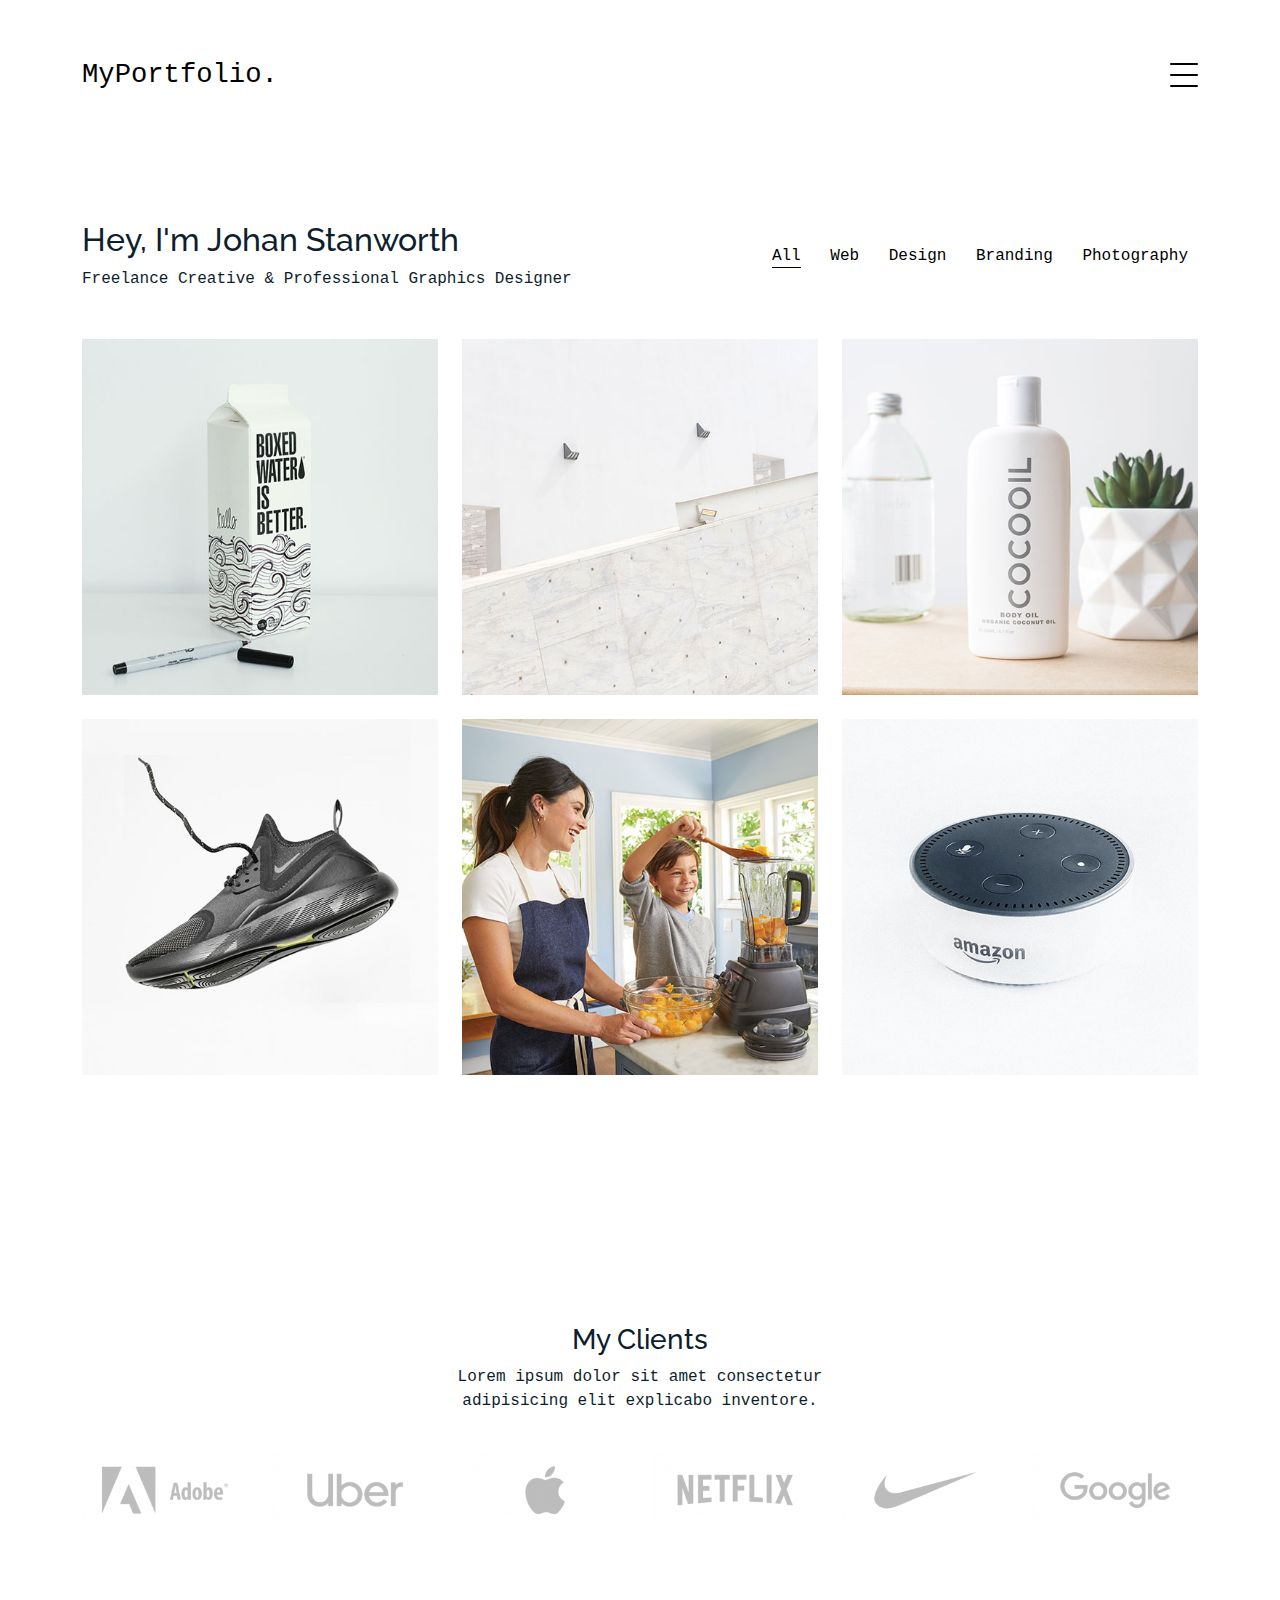
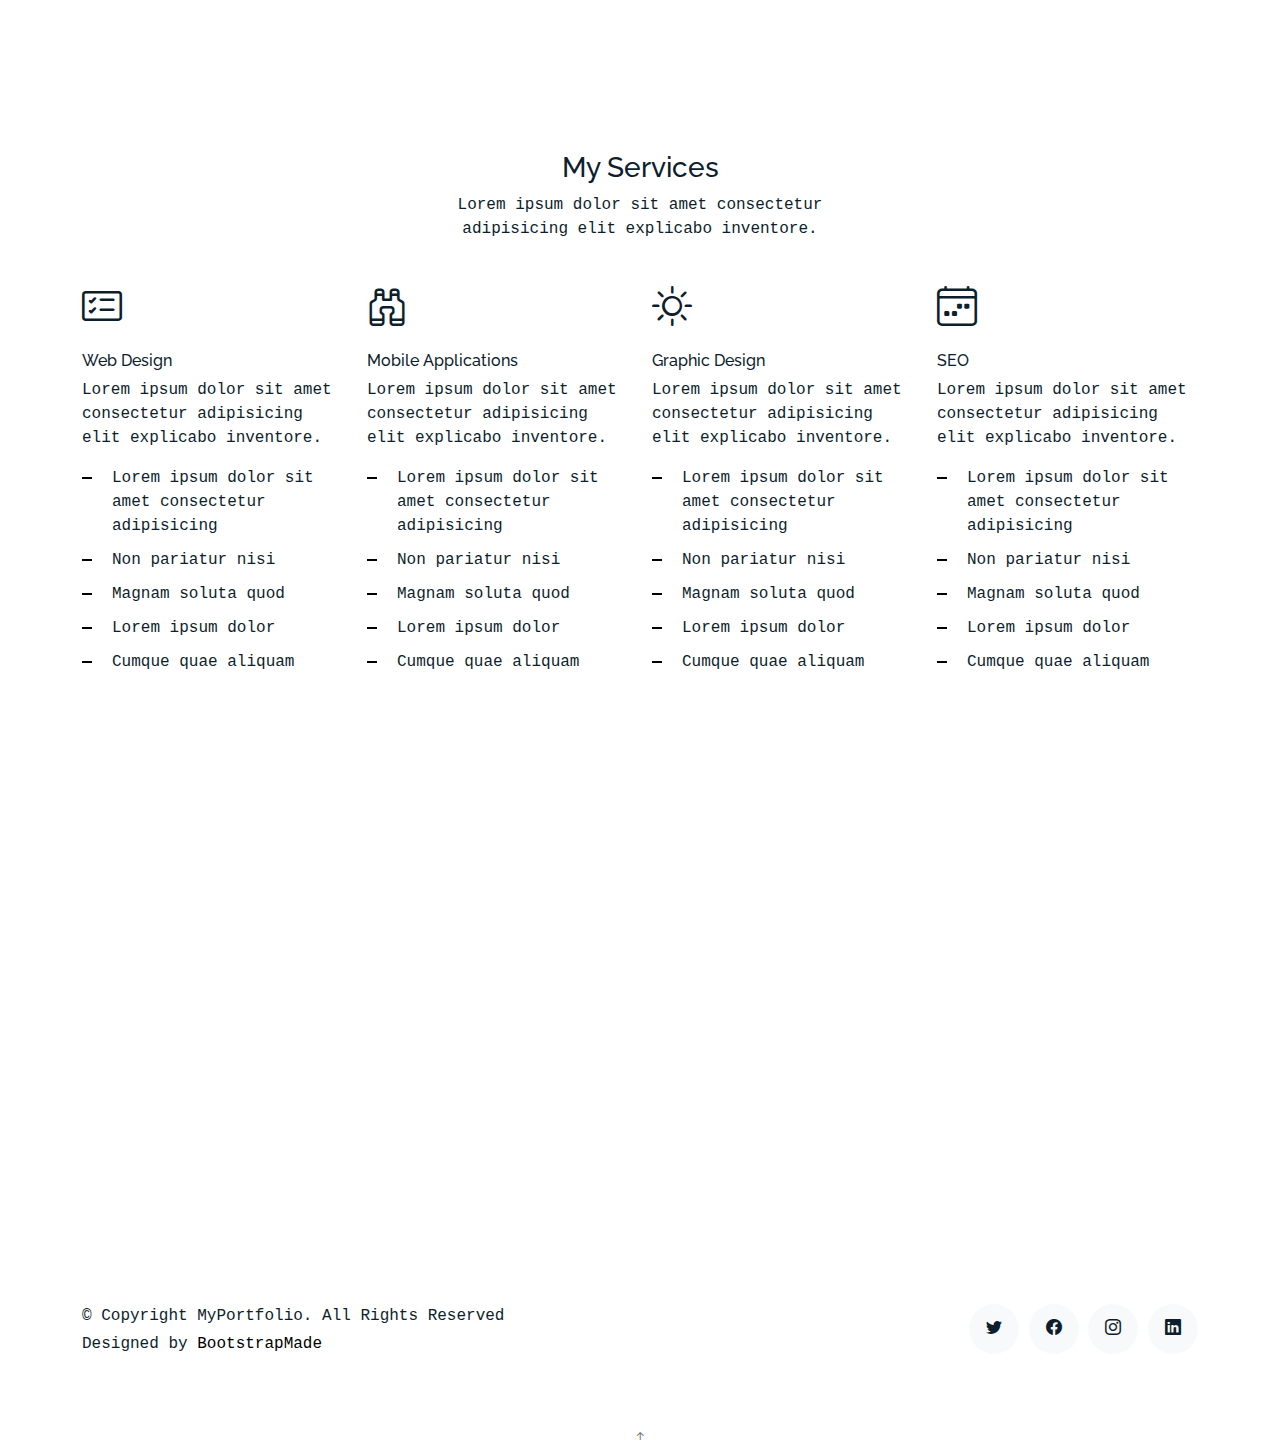
<file: example/MyPortfolio/index.html>
<!DOCTYPE html>
<html lang="en">

<head>
  <meta charset="utf-8">
  <meta content="width=device-width, initial-scale=1.0" name="viewport">

  <title>MyPortfolio Bootstrap Template - Index</title>
  <meta content="" name="description">
  <meta content="" name="keywords">

  <!-- Favicons -->
  <link href="assets/img/favicon.png" rel="icon">
  <link href="assets/img/apple-touch-icon.png" rel="apple-touch-icon">

  <!-- Google Fonts -->
  <link href="https://fonts.googleapis.com/css?family=https://fonts.googleapis.com/css?family=Inconsolata:400,500,600,700|Raleway:400,400i,500,500i,600,600i,700,700i" rel="stylesheet">

  <!-- Vendor CSS Files -->
  <link href="assets/vendor/aos/aos.css" rel="stylesheet">
  <link href="assets/vendor/bootstrap/css/bootstrap.min.css" rel="stylesheet">
  <link href="assets/vendor/bootstrap-icons/bootstrap-icons.css" rel="stylesheet">
  <link href="assets/vendor/swiper/swiper-bundle.min.css" rel="stylesheet">

  <!-- Template Main CSS File -->
  <link href="assets/css/style.css" rel="stylesheet">

  <!-- =======================================================
  * Template Name: MyPortfolio
  * Updated: May 30 2023 with Bootstrap v5.3.0
  * Template URL: https://bootstrapmade.com/myportfolio-bootstrap-portfolio-website-template/
  * Author: BootstrapMade.com
  * License: https://bootstrapmade.com/license/
  ======================================================== -->
</head>

<body>

  <!-- ======= Navbar ======= -->
  <div class="collapse navbar-collapse custom-navmenu" id="main-navbar">
    <div class="container py-2 py-md-5">
      <div class="row align-items-start">
        <div class="col-md-2">
          <ul class="custom-menu">
            <li class="active"><a href="index.html">Home</a></li>
            <li><a href="about.html">About Me</a></li>
            <li><a href="services.html">Services</a></li>
            <li><a href="works.html">Works</a></li>
            <li><a href="contact.html">Contact</a></li>
          </ul>
        </div>
        <div class="col-md-6 d-none d-md-block  mr-auto">
          <div class="tweet d-flex">
            <span class="bi bi-twitter text-white mt-2 mr-3"></span>
            <div>
              <p><em>Lorem ipsum dolor sit amet consectetur adipisicing elit. Quisquam necessitatibus incidunt ut officiis explicabo inventore. <br> <a href="#">t.co/v82jsk</a></em></p>
            </div>
          </div>
        </div>
        <div class="col-md-4 d-none d-md-block">
          <h3>Hire Me</h3>
          <p>Lorem ipsum dolor sit amet consectetur adipisicing elit. Quisquam necessitatibus incidunt ut officiisexplicabo inventore. <br> <a href="#">myemail@gmail.com</a></p>
        </div>
      </div>

    </div>
  </div>

  <nav class="navbar navbar-light custom-navbar">
    <div class="container">
      <a class="navbar-brand" href="index.html">MyPortfolio.</a>
      <a href="#" class="burger" data-bs-toggle="collapse" data-bs-target="#main-navbar">
        <span></span>
      </a>
    </div>
  </nav>

  <main id="main">

    <!-- ======= Works Section ======= -->
    <section class="section site-portfolio">
      <div class="container">
        <div class="row mb-5 align-items-center">
          <div class="col-md-12 col-lg-6 mb-4 mb-lg-0" data-aos="fade-up">
            <h2>Hey, I'm Johan Stanworth</h2>
            <p class="mb-0">Freelance Creative &amp; Professional Graphics Designer</p>
          </div>
          <div class="col-md-12 col-lg-6 text-start text-lg-end" data-aos="fade-up" data-aos-delay="100">
            <div id="filters" class="filters">
              <a href="#" data-filter="*" class="active">All</a>
              <a href="#" data-filter=".web">Web</a>
              <a href="#" data-filter=".design">Design</a>
              <a href="#" data-filter=".branding">Branding</a>
              <a href="#" data-filter=".photography">Photography</a>
            </div>
          </div>
        </div>
        <div id="portfolio-grid" class="row no-gutter" data-aos="fade-up" data-aos-delay="200">
          <div class="item web col-sm-6 col-md-4 col-lg-4 mb-4">
            <a href="work-single.html" class="item-wrap fancybox">
              <div class="work-info">
                <h3>Boxed Water</h3>
                <span>Web</span>
              </div>
              <img class="img-fluid" src="assets/img/img_1.jpg">
            </a>
          </div>
          <div class="item photography col-sm-6 col-md-4 col-lg-4 mb-4">
            <a href="work-single.html" class="item-wrap fancybox">
              <div class="work-info">
                <h3>Build Indoo</h3>
                <span>Photography</span>
              </div>
              <img class="img-fluid" src="assets/img/img_2.jpg">
            </a>
          </div>
          <div class="item branding col-sm-6 col-md-4 col-lg-4 mb-4">
            <a href="work-single.html" class="item-wrap fancybox">
              <div class="work-info">
                <h3>Cocooil</h3>
                <span>Branding</span>
              </div>
              <img class="img-fluid" src="assets/img/img_3.jpg">
            </a>
          </div>
          <div class="item design col-sm-6 col-md-4 col-lg-4 mb-4">
            <a href="work-single.html" class="item-wrap fancybox">
              <div class="work-info">
                <h3>Nike Shoe</h3>
                <span>Design</span>
              </div>
              <img class="img-fluid" src="assets/img/img_4.jpg">
            </a>
          </div>
          <div class="item photography col-sm-6 col-md-4 col-lg-4 mb-4">
            <a href="work-single.html" class="item-wrap fancybox">
              <div class="work-info">
                <h3>Kitchen Sink</h3>
                <span>Photography</span>
              </div>
              <img class="img-fluid" src="assets/img/img_5.jpg">
            </a>
          </div>
          <div class="item branding col-sm-6 col-md-4 col-lg-4 mb-4">
            <a href="work-single.html" class="item-wrap fancybox">
              <div class="work-info">
                <h3>Amazon</h3>
                <span>brandingn</span>
              </div>
              <img class="img-fluid" src="assets/img/img_6.jpg">
            </a>
          </div>
        </div>
      </div>
    </section><!-- End  Works Section -->

    <!-- ======= Clients Section ======= -->
    <section class="section">
      <div class="container">
        <div class="row justify-content-center text-center mb-4">
          <div class="col-5">
            <h3 class="h3 heading">My Clients</h3>
            <p>Lorem ipsum dolor sit amet consectetur adipisicing elit explicabo inventore.</p>
          </div>
        </div>
        <div class="row">
          <div class="col-4 col-sm-4 col-md-2">
            <a href="#" class="client-logo"><img src="assets/img/logo-adobe.png" alt="Image" class="img-fluid"></a>
          </div>
          <div class="col-4 col-sm-4 col-md-2">
            <a href="#" class="client-logo"><img src="assets/img/logo-uber.png" alt="Image" class="img-fluid"></a>
          </div>
          <div class="col-4 col-sm-4 col-md-2">
            <a href="#" class="client-logo"><img src="assets/img/logo-apple.png" alt="Image" class="img-fluid"></a>
          </div>
          <div class="col-4 col-sm-4 col-md-2">
            <a href="#" class="client-logo"><img src="assets/img/logo-netflix.png" alt="Image" class="img-fluid"></a>
          </div>
          <div class="col-4 col-sm-4 col-md-2">
            <a href="#" class="client-logo"><img src="assets/img/logo-nike.png" alt="Image" class="img-fluid"></a>
          </div>
          <div class="col-4 col-sm-4 col-md-2">
            <a href="#" class="client-logo"><img src="assets/img/logo-google.png" alt="Image" class="img-fluid"></a>
          </div>

        </div>
      </div>
    </section><!-- End Clients Section -->

    <!-- ======= Services Section ======= -->
    <section class="section services">
      <div class="container">
        <div class="row justify-content-center text-center mb-4">
          <div class="col-5">
            <h3 class="h3 heading">My Services</h3>
            <p>Lorem ipsum dolor sit amet consectetur adipisicing elit explicabo inventore.</p>
          </div>
        </div>
        <div class="row">

          <div class="col-12 col-sm-6 col-md-6 col-lg-3">
            <i class="bi bi-card-checklist"></i>
            <h4 class="h4 mb-2">Web Design</h4>
            <p>Lorem ipsum dolor sit amet consectetur adipisicing elit explicabo inventore.</p>
            <ul class="list-unstyled list-line">
              <li>Lorem ipsum dolor sit amet consectetur adipisicing</li>
              <li>Non pariatur nisi</li>
              <li>Magnam soluta quod</li>
              <li>Lorem ipsum dolor</li>
              <li>Cumque quae aliquam</li>
            </ul>
          </div>
          <div class="col-12 col-sm-6 col-md-6 col-lg-3">
            <i class="bi bi-binoculars"></i>
            <h4 class="h4 mb-2">Mobile Applications</h4>
            <p>Lorem ipsum dolor sit amet consectetur adipisicing elit explicabo inventore.</p>
            <ul class="list-unstyled list-line">
              <li>Lorem ipsum dolor sit amet consectetur adipisicing</li>
              <li>Non pariatur nisi</li>
              <li>Magnam soluta quod</li>
              <li>Lorem ipsum dolor</li>
              <li>Cumque quae aliquam</li>
            </ul>
          </div>
          <div class="col-12 col-sm-6 col-md-6 col-lg-3">
            <i class="bi bi-brightness-high"></i>
            <h4 class="h4 mb-2">Graphic Design</h4>
            <p>Lorem ipsum dolor sit amet consectetur adipisicing elit explicabo inventore.</p>
            <ul class="list-unstyled list-line">
              <li>Lorem ipsum dolor sit amet consectetur adipisicing</li>
              <li>Non pariatur nisi</li>
              <li>Magnam soluta quod</li>
              <li>Lorem ipsum dolor</li>
              <li>Cumque quae aliquam</li>
            </ul>
          </div>
          <div class="col-12 col-sm-6 col-md-6 col-lg-3">
            <i class="bi bi-calendar4-week"></i>
            <h4 class="h4 mb-2">SEO</h4>
            <p>Lorem ipsum dolor sit amet consectetur adipisicing elit explicabo inventore.</p>
            <ul class="list-unstyled list-line">
              <li>Lorem ipsum dolor sit amet consectetur adipisicing</li>
              <li>Non pariatur nisi</li>
              <li>Magnam soluta quod</li>
              <li>Lorem ipsum dolor</li>
              <li>Cumque quae aliquam</li>
            </ul>
          </div>
        </div>
      </div>
    </section><!-- End Services Section -->

    <!-- ======= Testimonials Section ======= -->
    <section class="section pt-0">
      <div class="container">

        <div class="testimonials-slider swiper" data-aos="fade-up" data-aos-delay="100">
          <div class="swiper-wrapper">

            <div class="swiper-slide">
              <div class="testimonial-wrap">
                <div class="testimonial">
                  <img src="assets/img/person_1.jpg" alt="Image" class="img-fluid">
                  <blockquote>
                    <p>Lorem ipsum dolor sit amet consectetur adipisicing elit. Quisquam necessitatibus incidunt ut officiis
                      explicabo inventore.</p>
                  </blockquote>
                  <p>&mdash; Jean Hicks</p>
                </div>
              </div>
            </div><!-- End testimonial item -->

            <div class="swiper-slide">
              <div class="testimonial-wrap">
                <div class="testimonial">
                  <img src="assets/img/person_2.jpg" alt="Image" class="img-fluid">
                  <blockquote>
                    <p>Lorem ipsum dolor sit amet consectetur adipisicing elit. Quisquam necessitatibus incidunt ut officiis
                      explicabo inventore.</p>
                  </blockquote>
                  <p>&mdash; Chris Stanworth</p>
                </div>
              </div>
            </div><!-- End testimonial item -->

          </div>
          <div class="swiper-pagination"></div>
        </div>

      </div>
    </section><!-- End Testimonials Section -->

  </main><!-- End #main -->

  <!-- ======= Footer ======= -->
  <footer class="footer" role="contentinfo">
    <div class="container">
      <div class="row">
        <div class="col-sm-6">
          <p class="mb-1">&copy; Copyright MyPortfolio. All Rights Reserved</p>
          <div class="credits">
            <!--
            All the links in the footer should remain intact.
            You can delete the links only if you purchased the pro version.
            Licensing information: https://bootstrapmade.com/license/
            Purchase the pro version with working PHP/AJAX contact form: https://bootstrapmade.com/buy/?theme=MyPortfolio
          -->
            Designed by <a href="https://bootstrapmade.com/">BootstrapMade</a>
          </div>
        </div>
        <div class="col-sm-6 social text-md-end">
          <a href="#"><span class="bi bi-twitter"></span></a>
          <a href="#"><span class="bi bi-facebook"></span></a>
          <a href="#"><span class="bi bi-instagram"></span></a>
          <a href="#"><span class="bi bi-linkedin"></span></a>
        </div>
      </div>
    </div>
  </footer>

  <a href="#" class="back-to-top d-flex align-items-center justify-content-center"><i class="bi bi-arrow-up-short"></i></a>

  <!-- Vendor JS Files -->
  <script src="assets/vendor/aos/aos.js"></script>
  <script src="assets/vendor/bootstrap/js/bootstrap.bundle.min.js"></script>
  <script src="assets/vendor/isotope-layout/isotope.pkgd.min.js"></script>
  <script src="assets/vendor/swiper/swiper-bundle.min.js"></script>
  <script src="assets/vendor/php-email-form/validate.js"></script>

  <!-- Template Main JS File -->
  <script src="assets/js/main.js"></script>

</body>

</html>
</file>
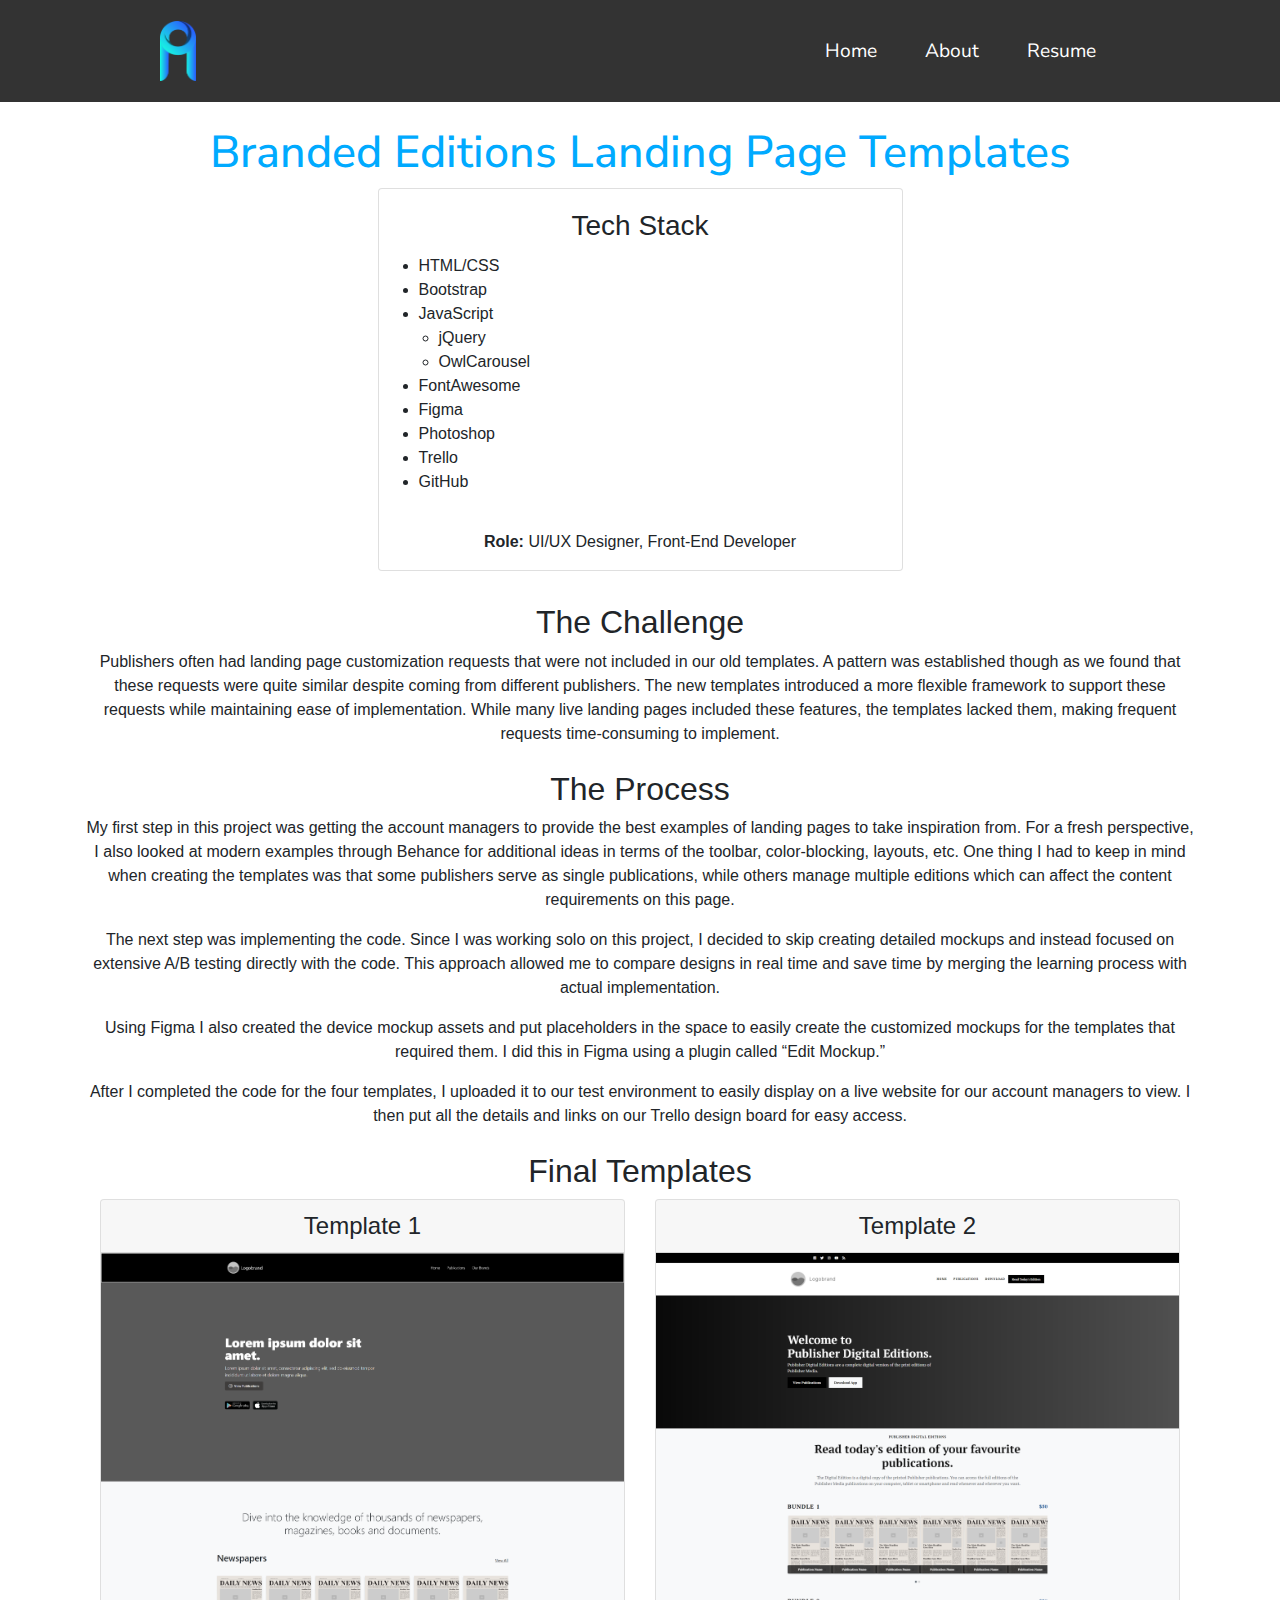
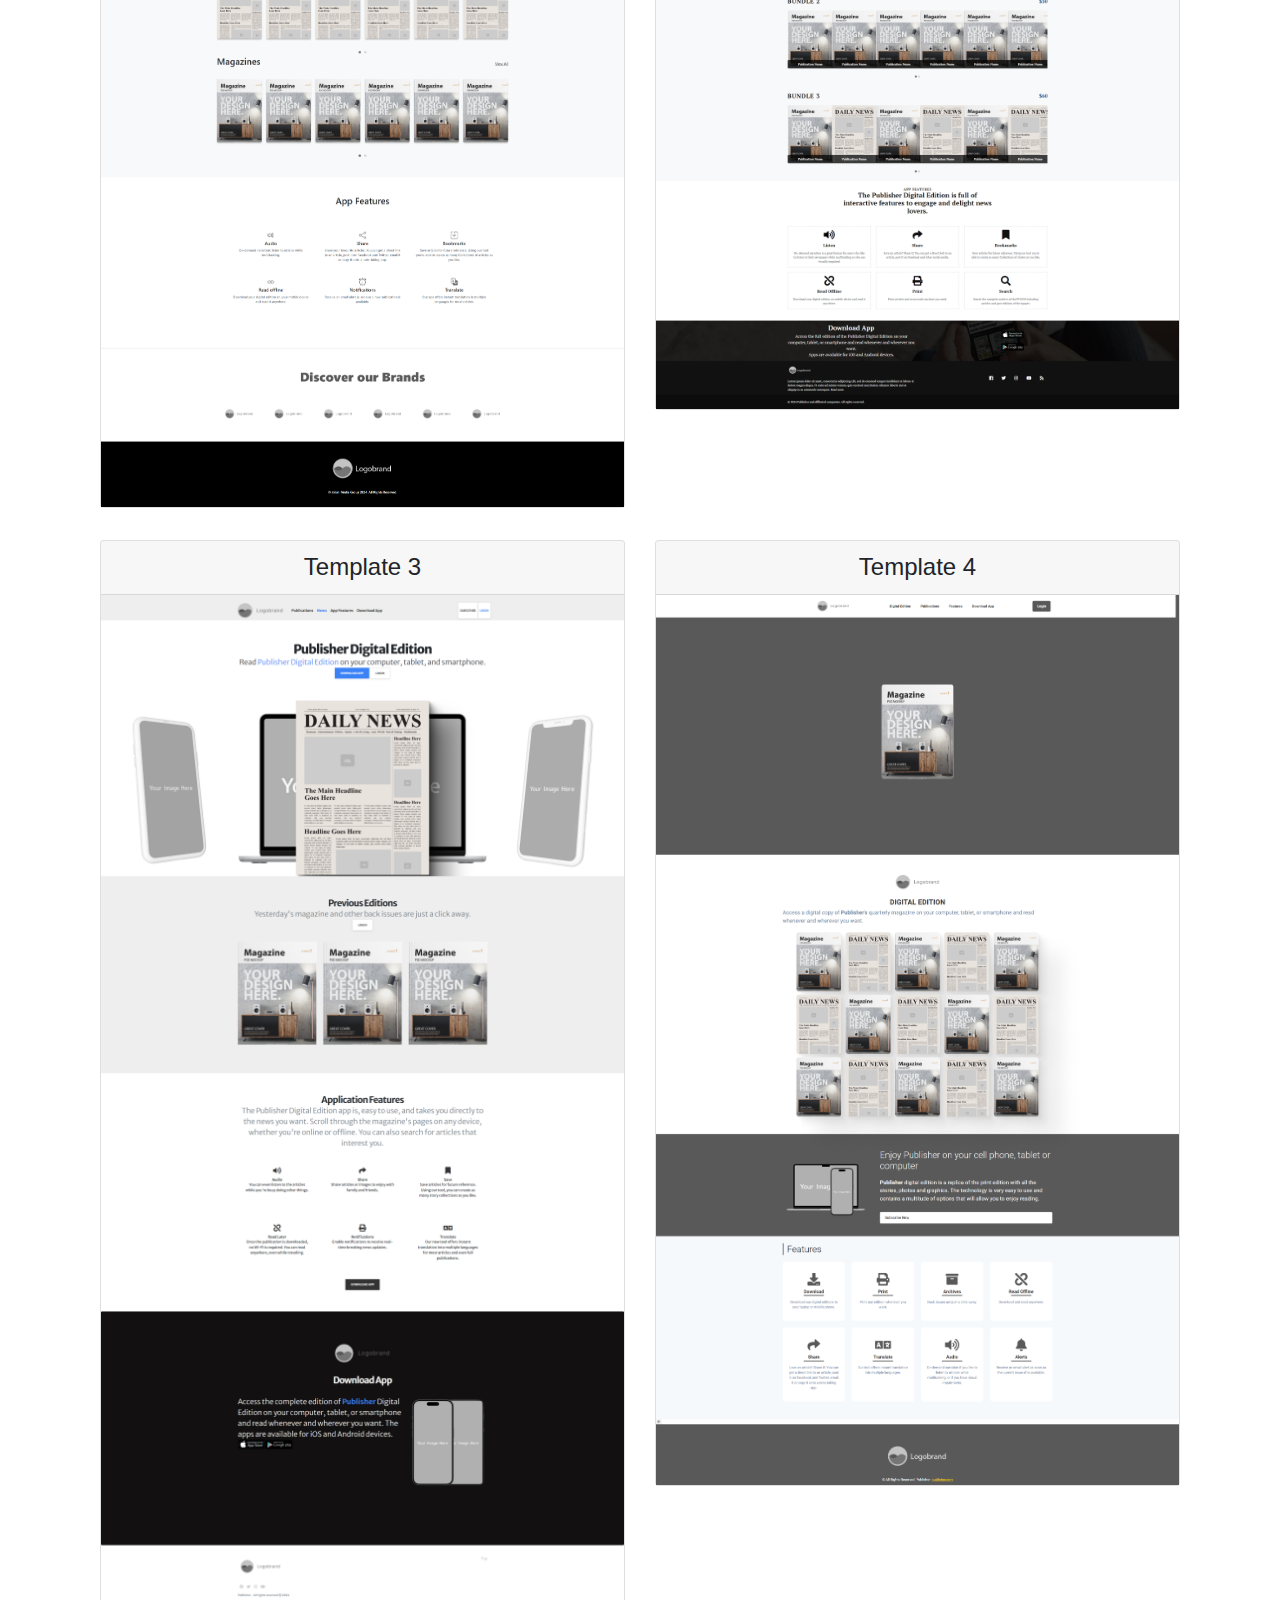
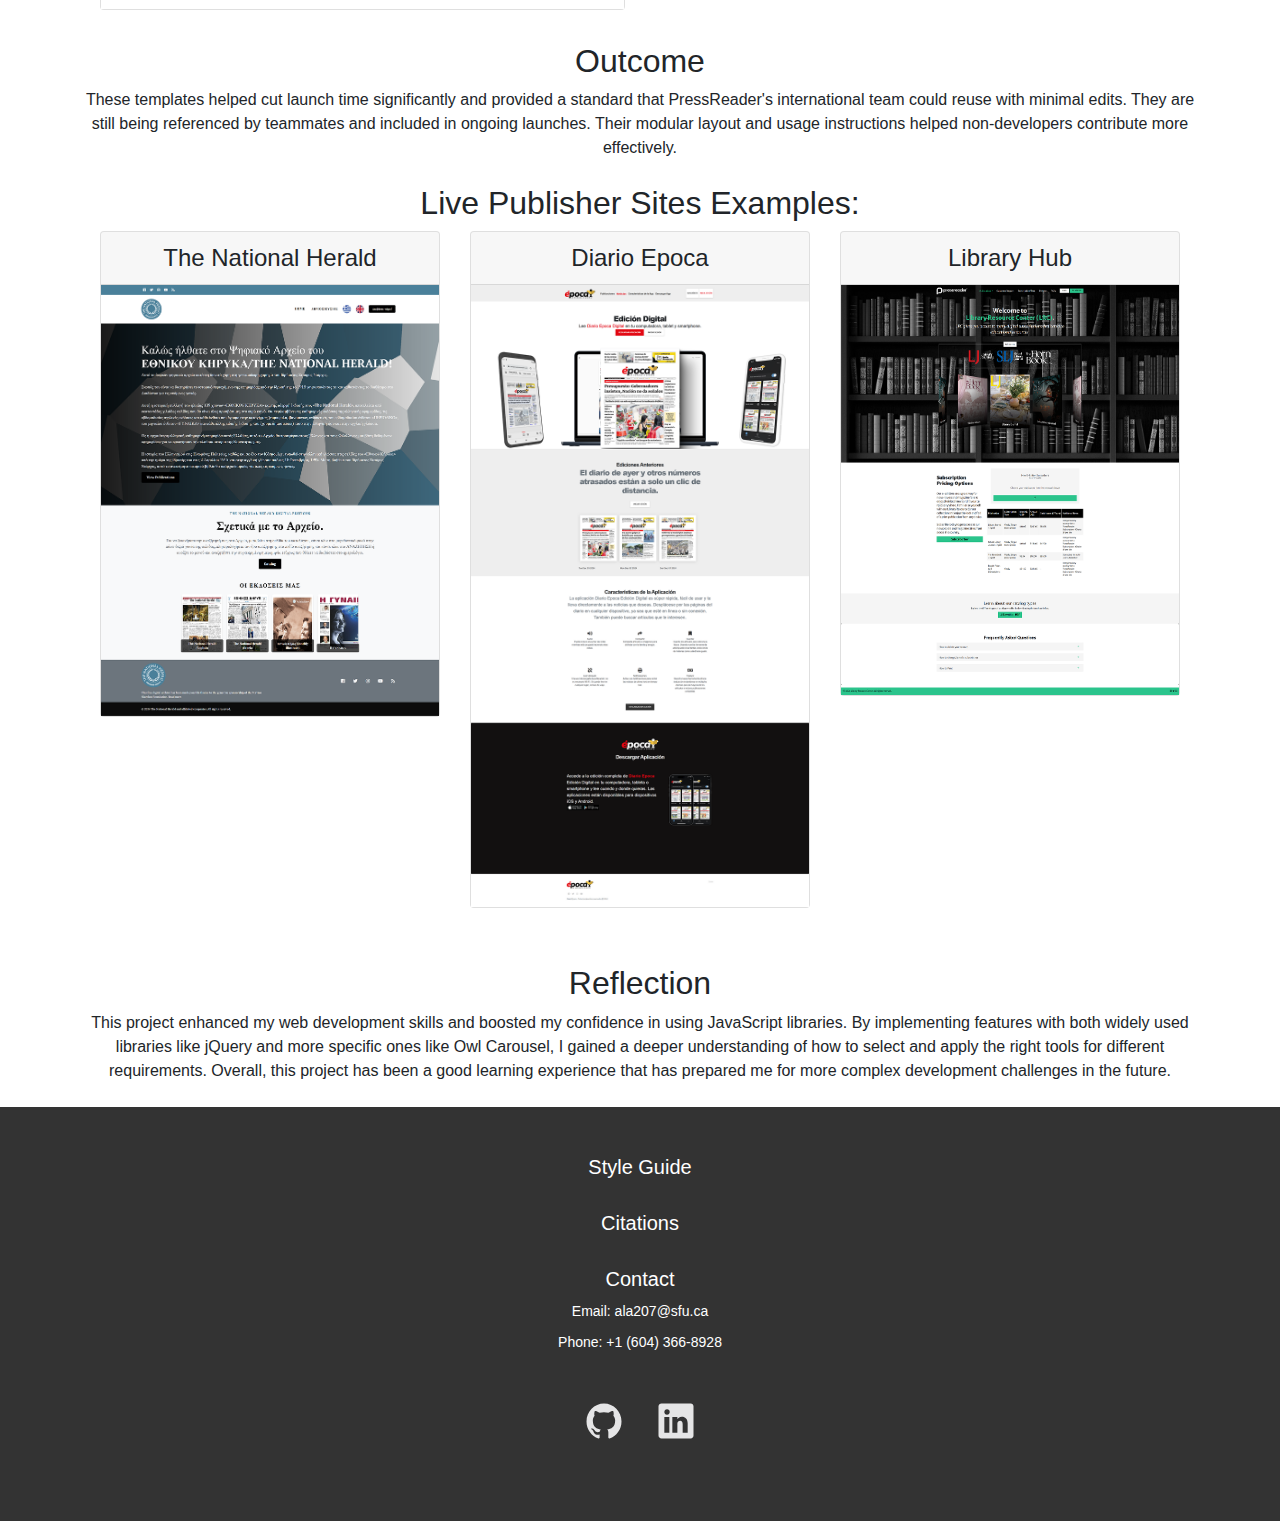
<file: project5.html>
<!DOCTYPE html>
<html lang="en">

<head>
    <meta charset="UTF-8" />
    <meta name="viewport" content="width=device-width, initial-scale=1.0" />
    <link rel="shortcut icon" type="image/png" href="./img/logo.svg" />
    <title>Branded Editions Landing Page Templates</title>
    <link rel="stylesheet" href="https://maxcdn.bootstrapcdn.com/bootstrap/4.0.0/css/bootstrap.min.css" crossorigin="anonymous" />
    <link rel="stylesheet" href="css/main.css" />
</head>

<body>
    <nav class="navbar navbar-expand-lg navbar-dark bg-dark custom-navbar">
        <div class="navbar-brand-container">
            <a class="navbar-brand" href="index.html">
                <img src="img/logo.png" alt="Your Logo" width="36" height="60">
            </a>
        </div>
        <button class="navbar-toggler" type="button" data-toggle="collapse" data-target="#navbarNav">
            <span class="navbar-toggler-icon"></span>
        </button>
        <div class="collapse navbar-collapse" id="navbarNav">
            <ul class="navbar-nav ml-auto">
                <li class="nav-item"><a class="nav-link" href="index.html">Home</a></li>
                <li class="nav-item"><a class="nav-link" href="about.html">About</a></li>
                <li class="nav-item"><a class="nav-link" href="https://drive.google.com/file/d/15ANXeB6tqhc7tVxG2RV_KDApBmCl0Hx0/view">Resume</a></li>
            </ul>
        </div>
    </nav>

    <div class="container mt-4 text-center">
        <h1 class="text-center project-title">Branded Editions Landing Page Templates</h1>

        <div class="row justify-content-center">
        <div class="col-md-6">
            <div class="card">
            <div class="card-body text-left">
                <h3 class="text-center card-title">Tech Stack</h3>
                <ul class="main-list">
                  <li>HTML/CSS</li>
                  <li>Bootstrap</li>
                  <li class="has-sub-list">JavaScript
                    <ul class="sub-list">
                      <li>jQuery</li>
                      <li>OwlCarousel</li>
                    </ul>
                  </li>
                  <li>FontAwesome</li>
                  <li>Figma</li>
                  <li>Photoshop</li>
                  <li>Trello</li>
                  <li>GitHub</li>
                </ul>                
                
            </div>
            <p><strong>Role:</strong> UI/UX Designer, Front-End Developer</p>
            </div>
        </div>
</div>

<div class="section mb-4">
            <h2 class="text-center">The Challenge</h2>
            <p>
                Publishers often had landing page customization requests that were not included in our old templates. A pattern was established though as we found that these requests were quite similar despite coming from different publishers. The new templates introduced a more flexible framework to support these requests while maintaining ease of implementation.

While many live landing pages included these features, the templates lacked them, making frequent requests time-consuming to implement.
            </p>
        </div>

        <div class="section mb-4">
            <h2 class="text-center">The Process</h2>
            <p>
                My first step in this project was getting the account managers to provide the best examples of landing pages to take inspiration from. For a fresh perspective, I also looked at modern examples through Behance for additional ideas in terms of the toolbar, color-blocking, layouts, etc. One thing I had to keep in mind when creating the templates was that some publishers serve as single publications, while others manage multiple editions which can affect the content requirements on this page.
            </p>
            <p>
                The next step was implementing the code. Since I was working solo on this project, I decided to skip creating detailed mockups and instead focused on extensive A/B testing directly with the code. This approach allowed me to compare designs in real time and save time by merging the learning process with actual implementation.
            </p>
            <p>
                Using Figma I also created the device mockup assets and put placeholders in the space to easily create the customized mockups for the templates that required them. I did this in Figma using a plugin called “Edit Mockup.”
            </p>
            <p>
                After I completed the code for the four templates, I uploaded it to our test environment to easily display on a live website for our account managers to view. I then put all the details and links on our Trello design board for easy access.
            </p>
        </div>

        <!-- Templates -->
        <h2 class="text-center">Final Templates</h2>
        <div class="row">
            <div class="col-md-6">
                <div class="card">
                    <h4 class="card-header text-center">Template 1</h4>
                    <a href="img/project5/template1.png" target="_blank">
                        <img src="img/project5/template1.png" class="project-image2 img-fluid" alt="Template 1">
                    </a>
                </div>
            </div>
            <div class="col-md-6">
                <div class="card">
                    <h4 class="card-header text-center">Template 2</h4>
                    <a href="img/project5/template2.png" target="_blank">
                        <img src="img/project5/template2.png" class="project-image2 img-fluid" alt="Template 2">
                    </a>
                </div>
            </div>
            <div class="col-md-6">
                <div class="card">
                    <h4 class="card-header text-center">Template 3</h4>
                    <a href="img/project5/template3.png" target="_blank">
                        <img src="img/project5/template3.png" class="project-image2 img-fluid" alt="Template 3">
                    </a>
                </div>
            </div>
            <div class="col-md-6">
                <div class="card">
                    <h4 class="card-header text-center">Template 4</h4>
                    <a href="img/project5/template4.png" target="_blank">
                        <img src="img/project5/template4.png" class="project-image2 img-fluid" alt="Template 4">
                    </a>
                </div>
            </div>
        </div>

        <div class="section mb-4">
            <h2 class="text-center">Outcome</h2>
            <p>
                These templates helped cut launch time significantly and provided a standard that PressReader's international team could reuse with minimal edits. They are still being referenced by teammates and included in ongoing launches. Their modular layout and usage instructions helped non-developers contribute more effectively.
            </p>
        </div>

        <!-- Live Site Examples -->
        <div class="section mb-4">
            <h2 class="text-center">Live Publisher Sites Examples:</h2>
            <div class="row">
                <div class="col-md-4">
                    <div class="card">
                        <h4 class="card-header text-center">The National Herald</h4>
                        <a href="https://thenationalherald.pressreader.com/" target="_blank">
                            <img src="img/project5/national-herald.png" class="project-image2 img-fluid" alt="National Herald">
                        </a>
                    </div>
                </div>
                <div class="col-md-4">
                    <div class="card">
                        <h4 class="card-header text-center">Diario Epoca</h4>
                        <a href="https://diarioepoca.pressreader.com/" target="_blank">
                            <img src="img/project5/diario-epoca.png" class="project-image2 img-fluid" alt="Diario Epoca">
                        </a>
                    </div>
                </div>
                <div class="col-md-4">
                    <div class="card">
                        <h4 class="card-header text-center">Library Hub</h4>
                        <a href="https://library-hub.pressreader.com/" target="_blank">
                            <img src="img/project5/library-hub.png" class="project-image2 img-fluid" alt="Library Hub">
                        </a>
                    </div>
                </div>
            </div>
        </div>

        <div class="section mb-4">
            <h2 class="text-center">Reflection</h2>
            <p>
                This project enhanced my web development skills and boosted my confidence in using JavaScript libraries. By implementing features with both widely used libraries like jQuery and more specific ones like Owl Carousel, I gained a deeper understanding of how to select and apply the right tools for different requirements. Overall, this project has been a good learning experience that has prepared me for more complex development challenges in the future.
            </p>
        </div>
    </div>

    <footer>
        <div class="footer-content">
            <div class="footer-section">
                <a href="styleguide.html">
                    <h3 class="bootstrap-link">Style Guide</h3>
                </a>
            </div>

            <div class="footer-section">
                <a href="citations.html">
                    <h3 class="bootstrap-link">Citations</h3>
                </a>
            </div>

            <div class="footer-section">
                <h3>Contact</h3>
                <p>Email: <a href="mailto:ala207@sfu.ca">ala207@sfu.ca</a></p>
                <p>Phone: <a href="tel:+1234567890">+1 (604) 366-8928</a></p>
            </div>

            <div class="row">
                <ul class="footer__social-links">
                    <li class="footer__social-link-item">
                        <a href="https://github.com/anson0814" title="Link to Github Profile">
                            <img src="./img/github.svg" class="footer__social-image" alt="Github">
                        </a>
                    </li>
                    <li class="footer__social-link-item">
                        <a href="https://www.linkedin.com/in/anson-lin-987201175/">
                            <img src="./img/linkedin.svg" title="Link to Linkedin Profile" class="footer__social-image" alt="Linkedin">
                        </a>
                    </li>
                </ul>
            </div>
        </div>
    </footer>

    <script src="https://code.jquery.com/jquery-3.6.0.min.js"></script>
    <script src="https://stackpath.bootstrapcdn.com/bootstrap/4.5.2/js/bootstrap.min.js"></script>
</body>

</html>
</file>
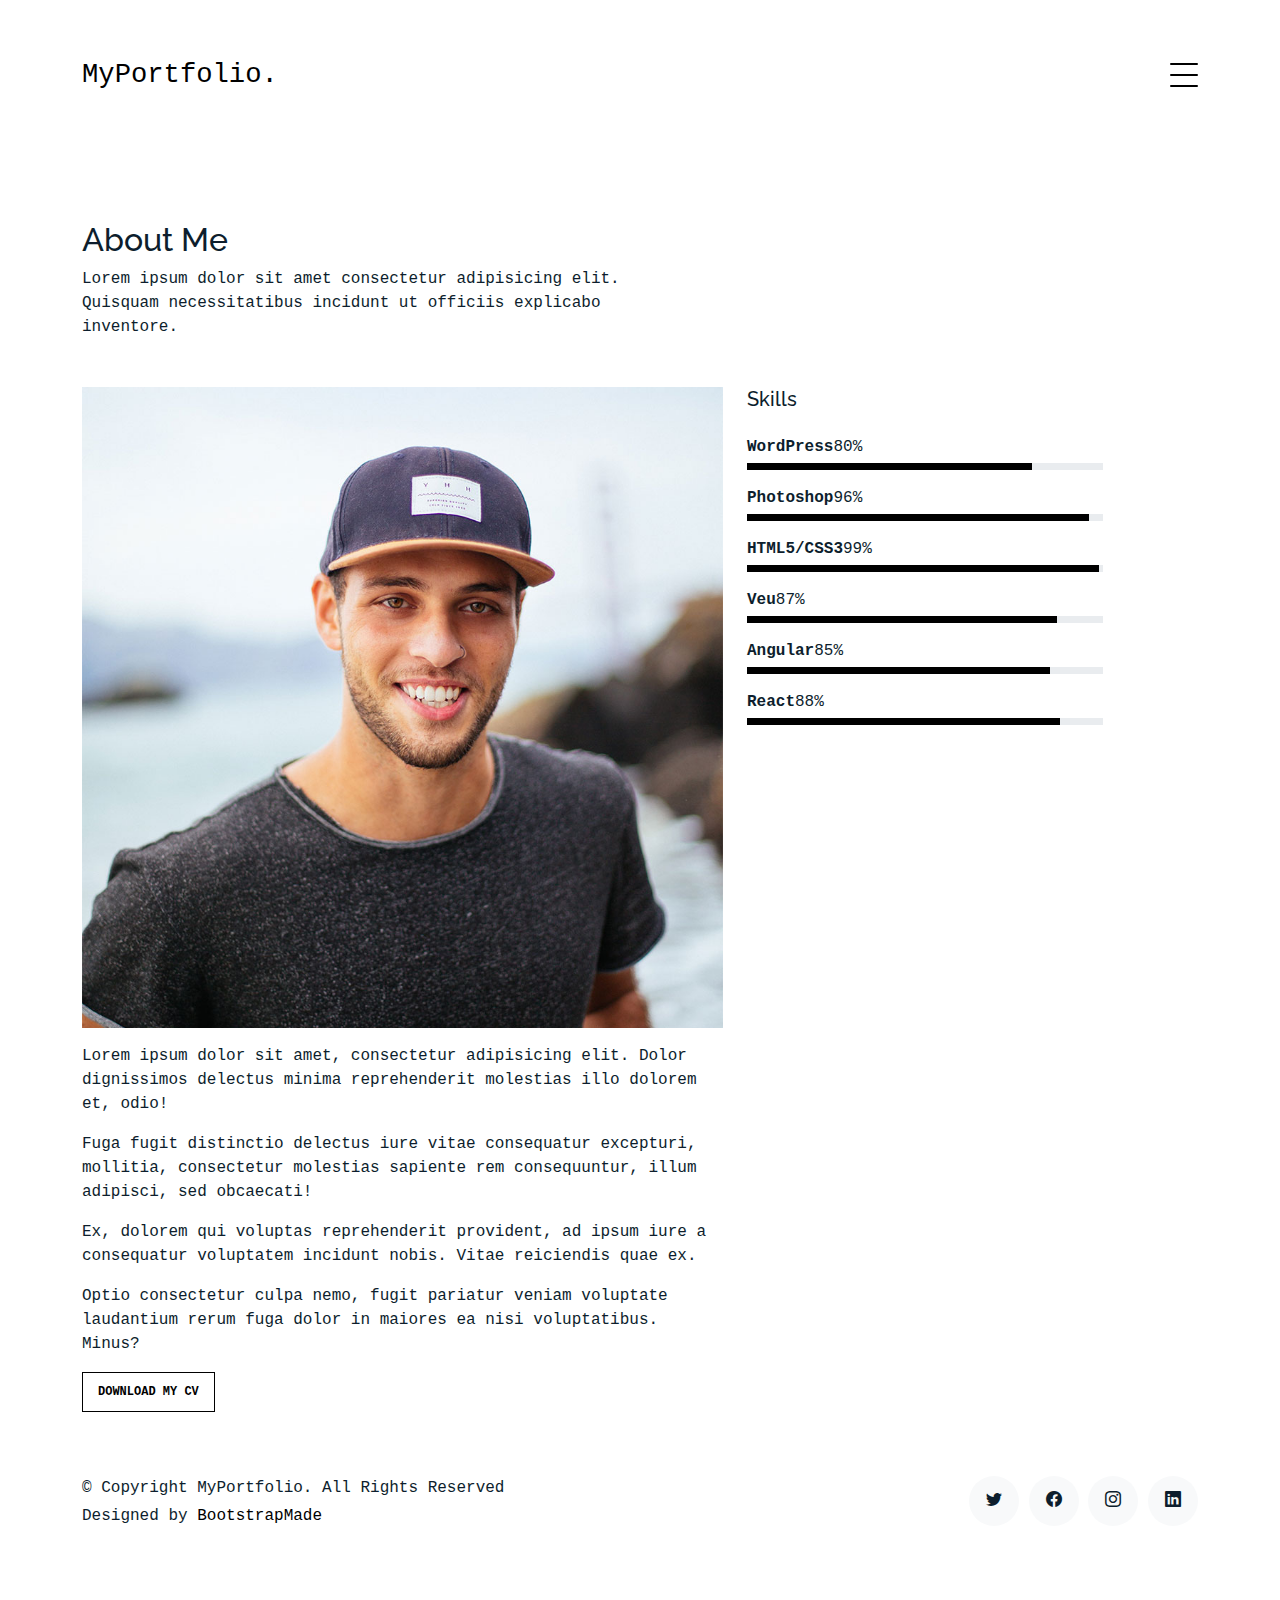
<file: example/MyPortfolio/about.html>
<!DOCTYPE html>
<html lang="en">

<head>
  <meta charset="utf-8">
  <meta content="width=device-width, initial-scale=1.0" name="viewport">

  <title>MyPortfolio Bootstrap Template - About</title>
  <meta content="" name="description">
  <meta content="" name="keywords">

  <!-- Favicons -->
  <link href="assets/img/favicon.png" rel="icon">
  <link href="assets/img/apple-touch-icon.png" rel="apple-touch-icon">

  <!-- Google Fonts -->
  <link href="https://fonts.googleapis.com/css?family=https://fonts.googleapis.com/css?family=Inconsolata:400,500,600,700|Raleway:400,400i,500,500i,600,600i,700,700i" rel="stylesheet">

  <!-- Vendor CSS Files -->
  <link href="assets/vendor/aos/aos.css" rel="stylesheet">
  <link href="assets/vendor/bootstrap/css/bootstrap.min.css" rel="stylesheet">
  <link href="assets/vendor/bootstrap-icons/bootstrap-icons.css" rel="stylesheet">
  <link href="assets/vendor/swiper/swiper-bundle.min.css" rel="stylesheet">

  <!-- Template Main CSS File -->
  <link href="assets/css/style.css" rel="stylesheet">

  <!-- =======================================================
  * Template Name: MyPortfolio
  * Updated: May 30 2023 with Bootstrap v5.3.0
  * Template URL: https://bootstrapmade.com/myportfolio-bootstrap-portfolio-website-template/
  * Author: BootstrapMade.com
  * License: https://bootstrapmade.com/license/
  ======================================================== -->
</head>

<body>

  <!-- ======= Navbar ======= -->
  <div class="collapse navbar-collapse custom-navmenu" id="main-navbar">
    <div class="container py-2 py-md-5">
      <div class="row align-items-start">
        <div class="col-md-2">
          <ul class="custom-menu">
            <li><a href="index.html">Home</a></li>
            <li class="active"><a href="about.html">About Me</a></li>
            <li><a href="services.html">Services</a></li>
            <li><a href="works.html">Works</a></li>
            <li><a href="contact.html">Contact</a></li>
          </ul>
        </div>
        <div class="col-md-6 d-none d-md-block  mr-auto">
          <div class="tweet d-flex">
            <span class="bi bi-twitter text-white mt-2 mr-3"></span>
            <div>
              <p><em>Lorem ipsum dolor sit amet consectetur adipisicing elit. Quisquam necessitatibus incidunt ut officiis explicabo inventore. <br> <a href="#">t.co/v82jsk</a></em></p>
            </div>
          </div>
        </div>
        <div class="col-md-4 d-none d-md-block">
          <h3>Hire Me</h3>
          <p>Lorem ipsum dolor sit amet consectetur adipisicing elit. Quisquam necessitatibus incidunt ut officiisexplicabo inventore. <br> <a href="#">myemail@gmail.com</a></p>
        </div>
      </div>

    </div>
  </div>

  <nav class="navbar navbar-light custom-navbar">
    <div class="container">
      <a class="navbar-brand" href="index.html">MyPortfolio.</a>
      <a href="#" class="burger" data-bs-toggle="collapse" data-bs-target="#main-navbar">
        <span></span>
      </a>
    </div>
  </nav>

  <main id="main">

    <section class="section pb-5">
      <div class="container">
        <div class="row mb-5 align-items-end">
          <div class="col-md-6" data-aos="fade-up">

            <h2>About Me</h2>
            <p class="mb-0">Lorem ipsum dolor sit amet consectetur adipisicing elit. Quisquam necessitatibus incidunt ut
              officiis explicabo inventore.</p>
          </div>

        </div>

        <div class="row">
          <div class="col-md-4 ml-auto order-2" data-aos="fade-up">
            <h3 class="h3 mb-4">Skills</h3>
            <ul class="list-unstyled">
              <li class="mb-3">
                <div class="d-flex mb-1">
                  <strong>WordPress</strong>
                  <span class="ml-auto">80%</span>
                </div>
                <div class="progress custom-progress">
                  <div class="progress-bar" role="progressbar" style="width: 80%" aria-valuenow="80" aria-valuemin="0" aria-valuemax="100"></div>
                </div>
              </li>
              <li class="mb-3">
                <div class="d-flex mb-1">
                  <strong>Photoshop</strong>
                  <span class="ml-auto">96%</span>
                </div>
                <div class="progress custom-progress">
                  <div class="progress-bar" role="progressbar" style="width: 96%" aria-valuenow="96" aria-valuemin="0" aria-valuemax="100"></div>
                </div>
              </li>
              <li class="mb-3">
                <div class="d-flex mb-1">
                  <strong>HTML5/CSS3</strong>
                  <span class="ml-auto">99%</span>
                </div>
                <div class="progress custom-progress">
                  <div class="progress-bar" role="progressbar" style="width: 99%" aria-valuenow="99" aria-valuemin="0" aria-valuemax="100"></div>
                </div>
              </li>
              <li class="mb-3">
                <div class="d-flex mb-1">
                  <strong>Veu</strong>
                  <span class="ml-auto">87%</span>
                </div>
                <div class="progress custom-progress">
                  <div class="progress-bar" role="progressbar" style="width: 87%" aria-valuenow="87" aria-valuemin="0" aria-valuemax="100"></div>
                </div>
              </li>
              <li class="mb-3">
                <div class="d-flex mb-1">
                  <strong>Angular</strong>
                  <span class="ml-auto">85%</span>
                </div>
                <div class="progress custom-progress">
                  <div class="progress-bar" role="progressbar" style="width: 85%" aria-valuenow="85" aria-valuemin="0" aria-valuemax="100"></div>
                </div>
              </li>
              <li class="mb-3">
                <div class="d-flex mb-1">
                  <strong>React</strong>
                  <span class="ml-auto">88%</span>
                </div>
                <div class="progress custom-progress">
                  <div class="progress-bar" role="progressbar" style="width: 88%" aria-valuenow="88" aria-valuemin="0" aria-valuemax="100"></div>
                </div>
              </li>
            </ul>
          </div>

          <div class="col-md-7 mb-5 mb-md-0" data-aos="fade-up">
            <p><img src="assets/img/person_1_sq.jpg" alt="Image" class="img-fluid"></p>
            <p>Lorem ipsum dolor sit amet, consectetur adipisicing elit. Dolor dignissimos delectus minima reprehenderit
              molestias illo dolorem et, odio!</p>
            <p>Fuga fugit distinctio delectus iure vitae consequatur excepturi, mollitia, consectetur molestias sapiente
              rem consequuntur, illum adipisci, sed obcaecati!</p>
            <p>Ex, dolorem qui voluptas reprehenderit provident, ad ipsum iure a consequatur voluptatem incidunt nobis.
              Vitae reiciendis quae ex.</p>
            <p>Optio consectetur culpa nemo, fugit pariatur veniam voluptate laudantium rerum fuga dolor in maiores ea
              nisi voluptatibus. Minus?</p>
            <p><a href="#" class="readmore">Download my CV</a></p>
          </div>

        </div>

      </div>

    </section>

  </main><!-- End #main -->

  <!-- ======= Footer ======= -->
  <footer class="footer" role="contentinfo">
    <div class="container">
      <div class="row">
        <div class="col-sm-6">
          <p class="mb-1">&copy; Copyright MyPortfolio. All Rights Reserved</p>
          <div class="credits">
            <!--
            All the links in the footer should remain intact.
            You can delete the links only if you purchased the pro version.
            Licensing information: https://bootstrapmade.com/license/
            Purchase the pro version with working PHP/AJAX contact form: https://bootstrapmade.com/buy/?theme=MyPortfolio
          -->
            Designed by <a href="https://bootstrapmade.com/">BootstrapMade</a>
          </div>
        </div>
        <div class="col-sm-6 social text-md-end">
          <a href="#"><span class="bi bi-twitter"></span></a>
          <a href="#"><span class="bi bi-facebook"></span></a>
          <a href="#"><span class="bi bi-instagram"></span></a>
          <a href="#"><span class="bi bi-linkedin"></span></a>
        </div>
      </div>
    </div>
  </footer>

  <a href="#" class="back-to-top d-flex align-items-center justify-content-center"><i class="bi bi-arrow-up-short"></i></a>

  <!-- Vendor JS Files -->
  <script src="assets/vendor/aos/aos.js"></script>
  <script src="assets/vendor/bootstrap/js/bootstrap.bundle.min.js"></script>
  <script src="assets/vendor/isotope-layout/isotope.pkgd.min.js"></script>
  <script src="assets/vendor/swiper/swiper-bundle.min.js"></script>
  <script src="assets/vendor/php-email-form/validate.js"></script>

  <!-- Template Main JS File -->
  <script src="assets/js/main.js"></script>

</body>

</html>
</file>
<file: css/main.css>
@import url('https://fonts.googleapis.com/css2?family=Nunito+Sans:ital,wght@0,400;0,700;1,400;1,700&display=swap');

  *{
    margin: 0;
    padding: 0;
    box-sizing: inherit;
  }

    :root { /*Reusable Variables*/
      --font-size-small: 1.8rem;
      --font-size-normal: 2.2rem;
      --font-size-medium: 2.8rem;
      --font-size-medium-1: 3.6rem;
      --font-size-large: 5.5rem;
      --font-size-huge: 7.5rem;
      --font-stack: 'Nunito Sans', sans-serif;

      --line-height-normal: 1.7;
      --line-height-small: 1.2;

      --black: #000;
      --blue: #00AAFF;
      --light-blue: #66CCFF;
      --dark-blue: #0088CC;
      --white: #ffffff;
      --grey: #CCCCCC;

      --container-max-width: 1180px;
      --container-normal-width: 800px;
      --container-medium-width: 700px; 
      --container-small-width: 500px;

      --gutter-huge: 12rem;
      --gutter-medium: 6rem;
      --gutter-normal: 3rem;
      --gutter-small-1: 2.5rem;
      --gutter-small: 2rem;

      --border-light: 1px solid rgb(36, 35, 35);
  }

  html {
    box-sizing: border-box;
    scroll-behavior: smooth;
  }

  .navbar {
      background-color: #333333 !important;
      font-family: 'Nunito Sans', sans-serif;
      font-size: larger;
      color: var(--black);
    }
  
  .nav-link{
    color: white !important;
    padding-left: 1.5rem !important;
    padding-right: 1.5rem !important;
  }

  .custom-navbar {
    padding-top: 1rem;
    padding-bottom: 1rem;
    padding-left: 10rem;  /* Adjust the left padding as needed */
    padding-right: 10rem; /* Adjust the right padding as needed */
}

  .navbar-brand:hover {
    transform: scale(1.05); /* Scale the logo on hover (adjust as needed) */
    transition: transform 0.3s ease;
  }

  .navbar-nav .nav-item:hover .nav-link {
    color: #00AAFF !important; 
    transition: color 0.3s ease;
    text-decoration: underline;
  }

  .col-md-6{
    padding-bottom: 2rem;
  }

  .col-md-4{
    margin-bottom: 2rem;
  }

  .navbar-brand-container {
    justify-content: center; /* Center horizontally */
    align-items: center; /* Center vertically */
    flex-grow: 1; 
  }
 

  .row {
    max-width: var(--container-max-width);
    margin: 0 auto;
    justify-content: center;
}
 
  .body {
      font-family: 'Nunito Sans', sans-serif;
    }

    .paragraph {
      margin-bottom: 1.5em; 
  }
  


  .btn-primary{
    background-color: #0088CC;
  }

  .lead{
    padding-bottom: 1rem;
    font-weight: 400;
    color: #333333;
  }

  /* FOOTER */
  footer {
    background-color: #333333;
    color: #FFFFFF;
    padding-top: 0px;
    text-align: center;
    padding: var(--gutter-normal) 0 var(--gutter-normal);
  }
  
  .footer-content {
    max-width: 1200px;
    margin: 0 auto;
    text-align: center;
  }
  
  .footer-section {
    margin-bottom: 2rem;
  }
  
  .footer-section h3 {
    color: #FFFFFF;
    font-size: 20px;
    margin-bottom: 10px;
  }
  
  .footer-section p {
    font-size: 14px;
    margin-bottom: 10px;
  }
  
  .footer-section a {
    color: #FFFFFF;
    text-decoration: none;
  }
  
  .footer-bottom {
    background-color: #222222;
    padding: 10px 0;
    text-align: center;
  }
  
  .footer-bottom p {
    font-size: 12px;
    margin: 0;
  }

  .footer__social-links {
    display: flex;
    justify-content: center;
    padding:  1rem;
    list-style: none;
}

  .footer__social-link-item:not(:last-of-type) {
    margin-right: var(--gutter-small);
  }

  .footer__social-link-item:hover{
    transform: scale(1.05);
    transition: transform 0.3s ease;
  }

  .footer__social-image {
    height: 2.5rem;
  }

  .bootstrap-link {
    transition: color 0.3s ease; 
}

  .bootstrap-link:hover {
      color: #00AAFF; 
  }

  .card-img-top{
    max-height: 10rem;
  }

  

  .card-body{
    text-align: center;
  }

  .card-body img {
    transition: transform 0.2s ease-in-out;
}

  .card-body img:hover {
      transform: scale(1.05);
  }


  #portfolio {
    padding: 2rem 0;
    margin-bottom: 0;
  }

  .portfolio-header{
    margin-top: 2rem;
    padding-bottom: 1rem;
    /*text-decoration: underline;*/
  }

  .header-bg {
    background-image: url("../img/whitegray.jpg"); /*Image by rawpixel.com</a> on Freepik https://www.freepik.com/free-vector/white-gray-hexagon-pattern-background_16398206.html*/
    background-size: cover; 
    border-radius: 0;
    
  }

  .header-text{
    margin-bottom: 1.5rem;
  }

  /*ABOUT SECTION STYLES*/
  .about-container {
    max-width: 800px; 
    margin: 0 auto; 
    padding: 20px; 
}

  .about-content {
      text-align: center; 
  }

  .about-title {
      font-size: 4rem; 
  }

  .about-me-image {
    max-width: 100%;
    height: auto;
    display: block;
    margin: 20px auto; 
    box-shadow: 0px 0px 10px rgba(0, 0, 0, 0.3); 
}

  .section ul {
    padding-left: 20px; 
  }
  
  .section ul li {
    margin-bottom: 10px; 
  }


  /* STYLE GUIDE */

  .style-guide-container {
    max-width: var(--container-max-width);
    margin: 0 auto;
    padding: 20px; 
  }

  .primary-blue-bg {
    background-color: #00AAFF;
    color: #FFFFFF;
    padding: 10px;
  }

  .light-blue-bg {
    background-color: #66CCFF;
    color: #333333;
    padding: 10px;
  }

  .dark-blue-bg {
    background-color: #0088CC;
    color: #FFFFFF;
    padding: 10px;
  }

  .grey-bg {
    background-color: #CCCCCC;
    color: #333333;
    padding: 10px;
  }

  .dark-grey-bg {
    background-color: #333333;
    color: #ffffff;
    padding: 10px;
  }

  .section {
    margin-bottom: 30px;
  }

  h1{
    font-family: 'Nunito Sans', sans-serif;
    font-size: var(--font-size-large);
    color: var(--blue);
  }

  .nameheader{
    font-size: 5rem;
    font-weight: 900;
  }

  .project-title{
    font-family: 'Nunito Sans', sans-serif;
    font-size: var(--font-size-medium);
    color: var(--blue);
  }

  .project-image{
    max-width: 45rem;
  }

  .project-image2{
    width: 100%;
  }

  .project-image3{
    max-height: 18rem;
  }

  .main-list {
    margin-left: 20px;
  }

  .sub-list {
    margin-left: 20px;
  }

  .icbc-list ol{
    list-style-type: none;
  }

  @media (max-width: 992px) {
    /*
    .col-md-6 {
      text-align: center;
    }*/

    .custom-navbar {
      padding-top: 0.1rem;
      padding-bottom: 0.1rem;
      padding-left: 1rem;  /* Adjust the left padding as needed */
      padding-right: 1rem; /* Adjust the right padding as needed */
  }

  .nameheader{
    font-size: 3.5rem;
    font-weight: 900;
  }

  
  }

  @media (min-width: 576px){
  .jumbotron {
      padding: 11rem 2rem;}
  }

  .jumbotron {
    margin: 0;
  }
    

  /*Citation Styles*/
  .citation-container{
    margin-bottom: 3rem;
  }
</file>
<file: example/MyPortfolio/assets/css/style.css>
/**
* Template Name: MyPortfolio
* Updated: May 30 2023 with Bootstrap v5.3.0
* Template URL: https://bootstrapmade.com/myportfolio-bootstrap-portfolio-website-template/
* Author: BootstrapMade.com
* License: https://bootstrapmade.com/license/
*/

/*--------------------------------------------------------------
# General
--------------------------------------------------------------*/
body {
  font-family: "Inconsolata", monospace;
  color: #0d1e2d;
}

a {
  color: #777;
  text-decoration: none;
}

a:hover {
  color: #000;
}

h1,
h2,
h3,
h4,
h5,
h6,
.font-heading {
  font-family: "Raleway", sans-serif;
}

.section {
  padding: 7rem 0;
}

.filters a {
  text-decoration: none;
  color: #000;
  display: inline-block;
  padding-left: 10px;
  padding-right: 10px;
  position: relative;
}

.filters a:hover,
.filters a:focus,
.filters a:active {
  text-decoration: none;
}

.filters a:hover:before {
  content: "";
  position: absolute;
  left: 10px;
  right: 10px;
  bottom: 0;
  height: 1px;
  background-color: #000;
}

.filters a.active {
  color: #000;
}

.filters a.active:before {
  content: "";
  position: absolute;
  left: 10px;
  right: 10px;
  bottom: 0;
  height: 1px;
  background-color: #000;
}

.item {
  border: none;
  margin-bottom: 30px;
}

.item .item-wrap {
  display: block;
  position: relative;
  overflow: hidden;
}

.item .item-wrap:after {
  z-index: 2;
  position: absolute;
  content: "";
  top: 0;
  left: 0;
  right: 0;
  bottom: 0;
  background: rgba(0, 0, 0, 0.4);
  visibility: hidden;
  opacity: 0;
  transition: 0.3s all ease-in-out;
}

.item .item-wrap img {
  transition: 0.3s transform ease;
  transform: scale(1);
}

.item .item-wrap>.work-info {
  position: absolute;
  top: 50%;
  width: 100%;
  text-align: center;
  z-index: 3;
  transform: translateY(-50%);
  color: #fff;
  opacity: 0;
  visibility: hidden;
  margin-top: 20px;
  transition: 0.3s all ease;
}

.item .item-wrap>.work-info h3 {
  font-size: 20px;
  margin-bottom: 0;
}

.item .item-wrap>.work-info span {
  font-size: 14px;
  text-transform: uppercase;
  letter-spacing: 0.2rem;
}

.item .item-wrap:hover {
  text-decoration: none;
}

.item .item-wrap:hover img {
  transform: scale(1.05);
}

.item .item-wrap:hover:after {
  opacity: 1;
  visibility: visible;
}

.item .item-wrap:hover .work-info {
  margin-top: 0px;
  opacity: 1;
  visibility: visible;
}

.testimonial-wrap {
  padding: 50px 50px 80px 50px;
  background: #eceff2;
}

.testimonial-wrap .testimonial {
  text-align: center;
  max-width: 500px;
  margin: 0 auto;
}

.testimonial-wrap .testimonial img {
  border-radius: 50%;
  width: 120px;
  margin: 0 auto 30px auto;
}

.testimonial-wrap .testimonial blockquote p {
  font-size: 20px;
}

.h3 {
  font-size: 20px;
}

.h4 {
  font-size: 16px;
}

.heading {
  font-size: 28px;
}

.readmore {
  display: inline-block;
  border: 1px solid #000;
  padding: 10px 15px;
  font-size: 12px;
  text-transform: uppercase;
  color: #000;
  transition: 0.2s all ease;
  font-weight: 700;
}

.readmore:active,
.readmore:focus,
.readmore:hover {
  outline: none;
}

.readmore:hover {
  color: #fff;
  text-decoration: none;
  background: #000;
}

.testimonials-slider .swiper-pagination {
  margin-top: -60px;
  position: relative;
}

.testimonials-slider .swiper-pagination .swiper-pagination-bullet {
  width: 12px;
  height: 12px;
  background-color: rgba(13, 30, 45, 0.3);
  opacity: 1;
}

.testimonials-slider .swiper-pagination .swiper-pagination-bullet-active {
  background-color: rgba(13, 30, 45, 0.6);
}

.sticky-content {
  position: sticky;
  position: -webkit-sticky;
  top: 0;
  /* required */
}

.list-line li {
  margin-bottom: 10px;
  position: relative;
  padding-left: 30px;
}

.list-line li:before {
  content: "";
  position: absolute;
  left: 0;
  top: 0.7rem;
  width: 10px;
  height: 2px;
  background: #000;
}

.form-control {
  border-radius: 0;
  background: #f8f9fa;
  border: 1px solid transparent;
  padding-top: 10px !important;
  padding-bottom: 10px !important;
}

.form-control:active,
.form-control:focus {
  background: #eff1f4;
  outline: none;
  box-shadow: none;
  border: 1px solid transparent;
}

.custom-progress {
  height: 7px;
  border-radius: 0;
}

.custom-progress .progress-bar {
  background: #000;
}

/* Services */
.services i {
  font-size: 40px;
}

.services h4 {
  padding-top: 10px;
}

/* Contact Form */
.php-email-form .error-message {
  display: none;
  color: #fff;
  background: #ed3c0d;
  text-align: left;
  padding: 15px;
  font-weight: 600;
}

.php-email-form .error-message br+br {
  margin-top: 25px;
}

.php-email-form .sent-message {
  display: none;
  color: #fff;
  background: #18d26e;
  text-align: center;
  padding: 15px;
  font-weight: 600;
}

.php-email-form .loading {
  display: none;
  background: #fff;
  text-align: center;
  padding: 15px;
}

.php-email-form .loading:before {
  content: "";
  display: inline-block;
  border-radius: 50%;
  width: 24px;
  height: 24px;
  margin: 0 10px -6px 0;
  border: 3px solid #18d26e;
  border-top-color: #eee;
  animation: animate-loading 1s linear infinite;
}

@keyframes animate-loading {
  0% {
    transform: rotate(0deg);
  }

  100% {
    transform: rotate(360deg);
  }
}

/*--------------------------------------------------------------
# Header
--------------------------------------------------------------*/
/* Custom Navmenu */
.custom-navmenu {
  background: #0d1e2d;
}

.custom-navmenu .custom-menu,
.custom-navmenu .custom-menu li {
  padding: 0;
  margin: 0;
  list-style: none;
}

.custom-navmenu .custom-menu li {
  margin-bottom: 0;
  font-size: 20px;
}

.custom-navmenu .custom-menu li a {
  color: #fff;
  padding: 10px 0 !important;
}

.custom-navmenu .custom-menu li a:hover {
  text-decoration: none;
}

.custom-navmenu .custom-menu li.active a {
  text-decoration: underline;
}

.custom-navmenu h3 {
  font-size: 20px;
  color: #fff;
}

.custom-navmenu p {
  color: rgba(255, 255, 255, 0.6);
}

.custom-navmenu a {
  color: rgba(255, 255, 255, 0.7);
}

.custom-navmenu a:hover {
  color: #fff;
}

/* Custom Navbar */
.custom-navbar {
  padding-top: 50px;
  width: 100%;
}

@media (max-width: 780px) {
  .custom-navbar>.container {
    padding-right: 0;
    padding-left: 0;
  }
}

.custom-navbar .navbar-brand {
  font-size: 1.7rem;
}

/* Burger */
.burger {
  width: 28px;
  height: 32px;
  cursor: pointer;
  position: relative;
}

.burger:before,
.burger span,
.burger:after {
  width: 100%;
  height: 2px;
  display: block;
  background: #000;
  border-radius: 2px;
  position: absolute;
  opacity: 1;
}

.burger:before,
.burger:after {
  transition: top 0.35s cubic-bezier(0.23, 1, 0.32, 1), transform 0.35s cubic-bezier(0.23, 1, 0.32, 1), opacity 0.35s cubic-bezier(0.23, 1, 0.32, 1), background-color 1.15s cubic-bezier(0.86, 0, 0.07, 1);
  -webkit-transition: top 0.35s cubic-bezier(0.23, 1, 0.32, 1), -webkit-transform 0.35s cubic-bezier(0.23, 1, 0.32, 1), opacity 0.35s cubic-bezier(0.23, 1, 0.32, 1), background-color 1.15s cubic-bezier(0.86, 0, 0.07, 1);
  content: "";
}

.burger:before {
  top: 4px;
}

.burger span {
  top: 15px;
}

.burger:after {
  top: 26px;
}

/* Hover */
.burger:hover:before {
  top: 7px;
}

.burger:hover:after {
  top: 23px;
}

/* Click */
.burger.active span {
  opacity: 0;
}

.burger.active:before,
.burger.active:after {
  top: 40%;
}

.burger.active:before {
  transform: rotate(45deg);
}

.burger.active:after {
  transform: rotate(-45deg);
}

.burger:focus {
  outline: none;
}

/*--------------------------------------------------------------
# Footer
--------------------------------------------------------------*/
.footer {
  padding: 0 0 4rem 0;
}

.footer a {
  color: #000;
}

.social a {
  display: inline-block;
  width: 50px;
  height: 50px;
  border-radius: 50%;
  background: #f8f9fa;
  position: relative;
  text-align: center;
  color: #0d1e2d;
}

.social a span {
  display: inline-block;
  left: 50%;
  position: absolute;
  top: 50%;
  transform: translate(-50%, -50%);
}

.social a:hover {
  color: #000;
}
</file>
